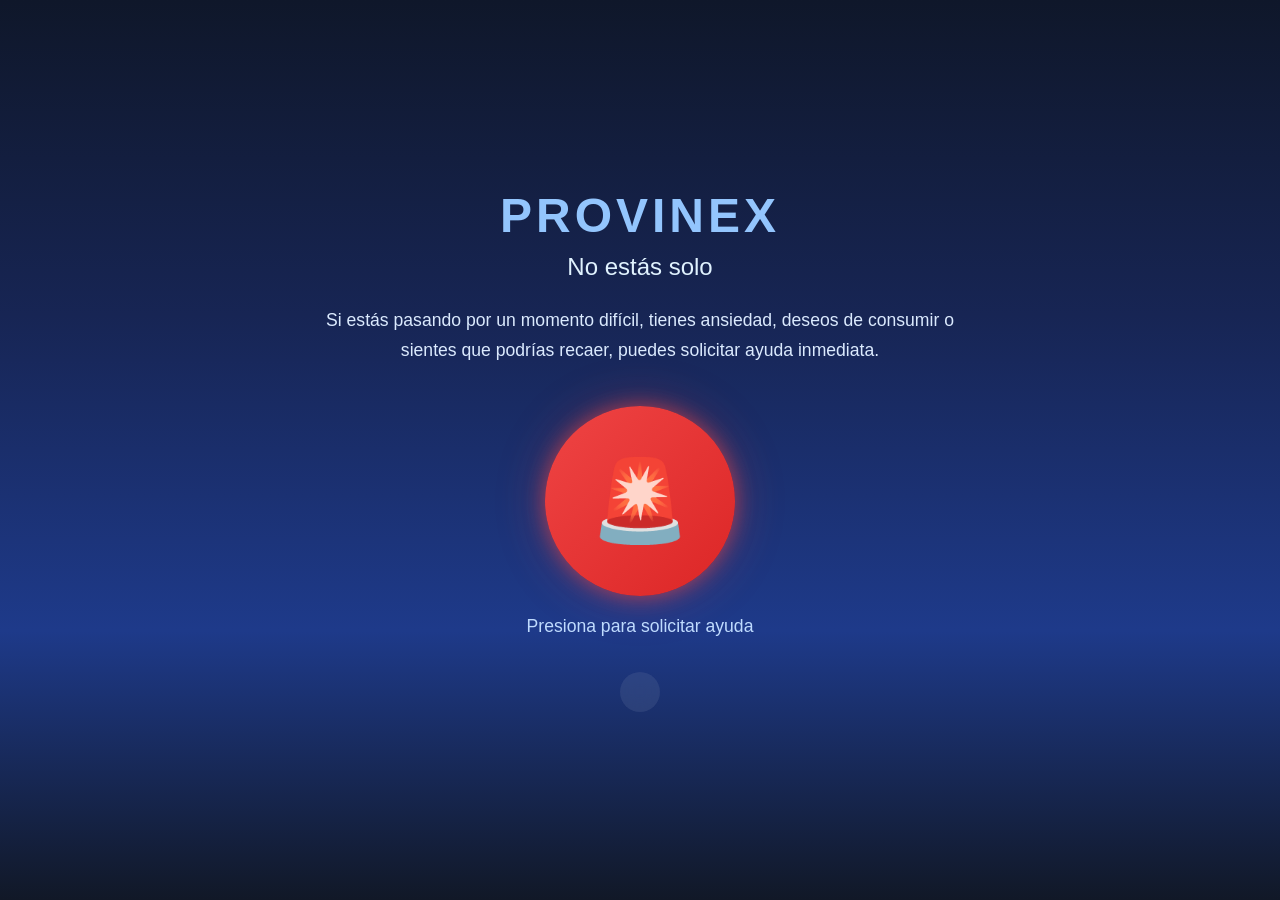
<file: index.html>
<!DOCTYPE html>
<html lang="es">
<head>
    <meta charset="UTF-8">
    <meta name="viewport" content="width=device-width, initial-scale=1.0">
    <title>Provinex</title>
    <link rel="stylesheet" href="/css/style.css">
</head>
<body>

    <h1>PROVINEX</h1>

    <h2>No estás solo</h2>

    <p class="mensaje">
        Si estás pasando por un momento difícil, tienes ansiedad,
        deseos de consumir o sientes que podrías recaer,
        puedes solicitar ayuda inmediata.
    </p>

    <button id="btnPanico" onclick="activarPanico()">
        🚨
    </button>

    <p class="textoBoton">
        Presiona para solicitar ayuda
    </p>

    <p id="estado"></p>

    <script>
        function activarPanico() {

            const fecha = new Date().toLocaleString();

            document.getElementById("estado").innerHTML =
                "✅ Tu solicitud de ayuda fue enviada.<br><br>" +
                "Mantente en un lugar seguro. Un contacto de apoyo será notificado.<br><br>" +
                "Hora del evento: " + fecha;

            document.getElementById("btnPanico").disabled = true;
        }
    </script>

</body>
</html>
</file>
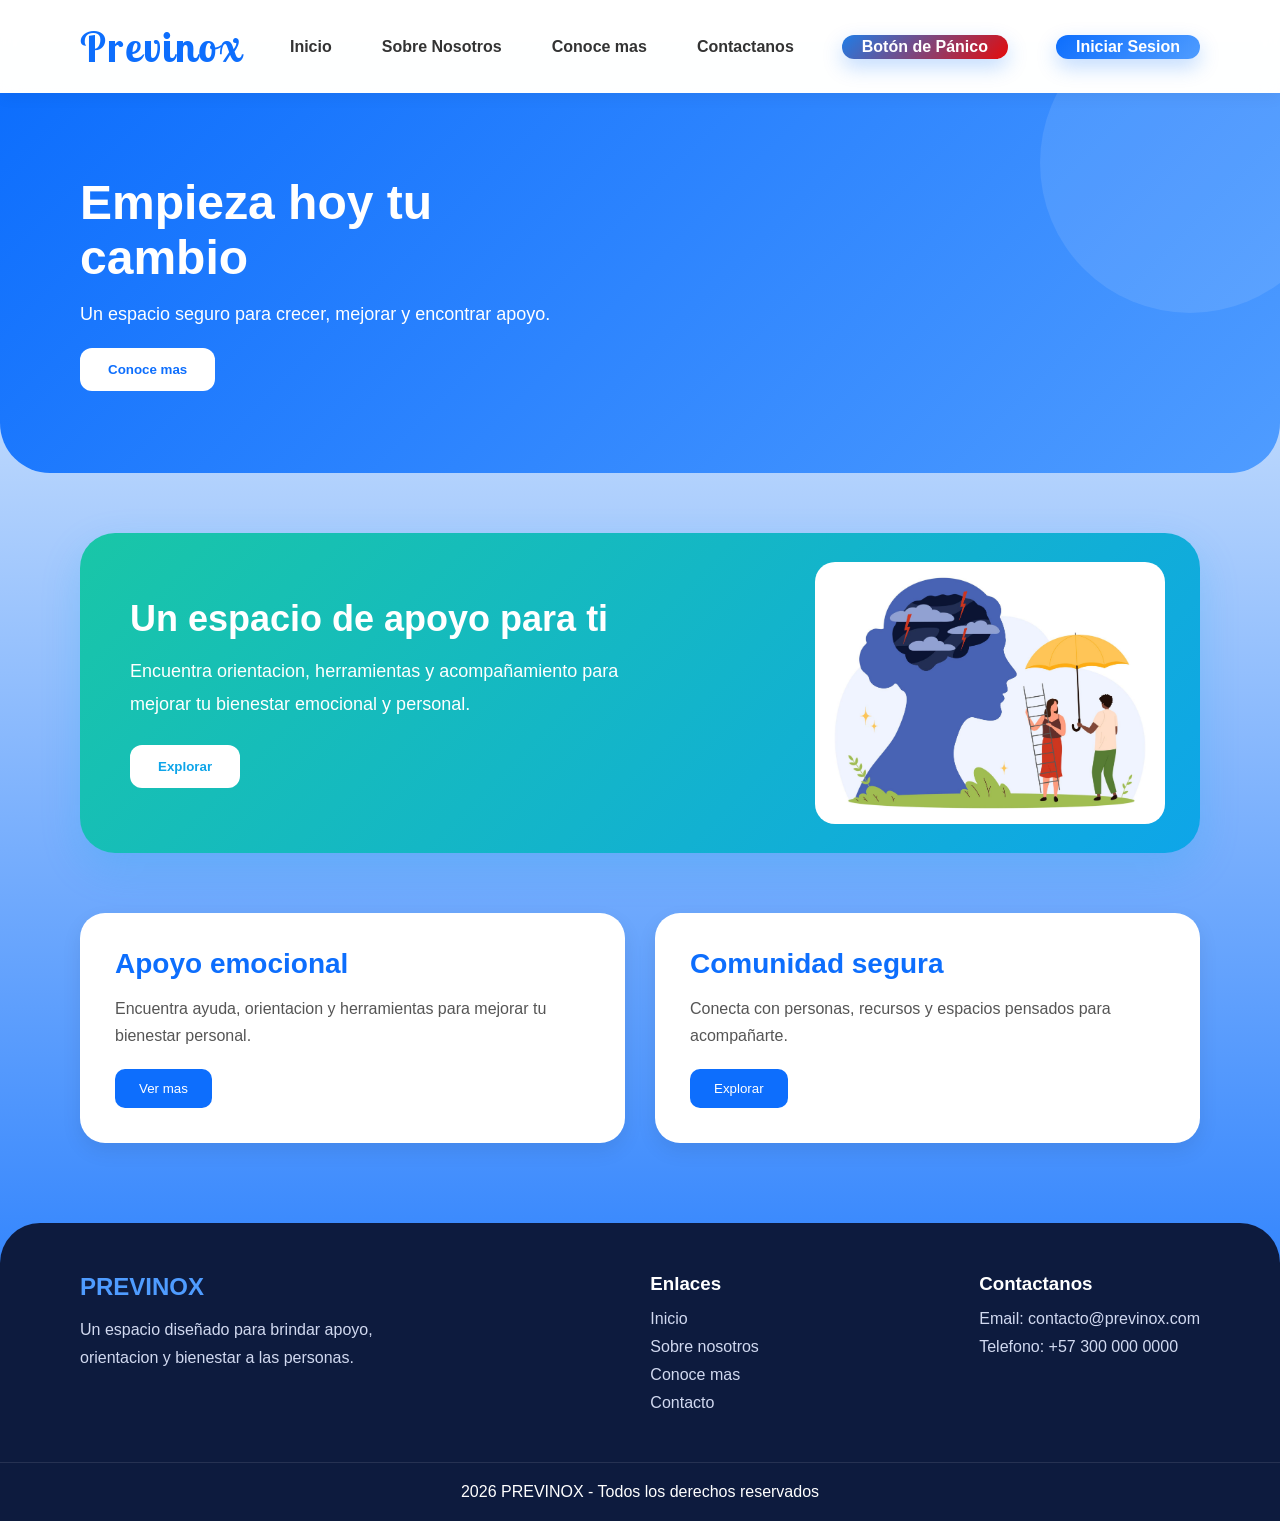
<file: Home/index.html>
<!DOCTYPE html>
<html lang="en">
<head>
    <meta charset="UTF-8">
    <meta name="viewport" content="width=device-width, initial-scale=1.0">
    <link rel="stylesheet" href="CSS/style.css">
    <title>Previnox</title>

    <link rel="preconnect" href="https://fonts.googleapis.com">
    <link rel="preconnect" href="https://fonts.gstatic.com" crossorigin>

    <link href="https://fonts.googleapis.com/css2?family=Lobster+Two:wght@400;700&display=swap" rel="stylesheet">
</head>
<body>
    <header class="header">

        <div class="logo">

            <h1>Previnox</h1>

        </div>

        <nav class="menu">
            <a href="#">Inicio</a>
            <a href="#">Sobre Nosotros</a>
            <a href="#">Conoce mas</a>
            <a href="#">Contactanos</a>
        </nav>

         <div class="panico-boton">
            <a href="boton-panico.html">
                <button>Botón de Pánico</button>
             </a>
         </div>

        <div class="login-btn">
            <button>Iniciar Sesion</button>
        </div>

    </header>
<section class="hero">

    <div class="hero-text">
        <h2>Empieza hoy tu cambio</h2>
        <p>
            Un espacio seguro para crecer, mejorar y encontrar apoyo.
        </p>

        <button>Conoce mas</button>
    </div>

</section>
<!-- Card Principal -->

<section class="support-section">

    <div class="support-card">

        <div class="support-text">
            <h2>Un espacio de apoyo para ti</h2>

            <p>
                Encuentra orientacion, herramientas y acompañamiento
                para mejorar tu bienestar emocional y personal.
            </p>

            <button>Explorar</button>
        </div>

        <div class="support-image">
            <div class="image-placeholder">
                <img src="Img/Imagen_Cards.jpg" alt="Apoyo Emocional">
            </div>
        </div>

    </div>

</section>
<!-- Tarjetas Inferiores -->

<section class="info-section">

    <!-- Card 1 -->
    <div class="info-card">

        <div class="card-text">
            <h3>Apoyo emocional</h3>

            <p>
                Encuentra ayuda, orientacion y herramientas para
                mejorar tu bienestar personal.
            </p>

            <button>Ver mas</button>
        </div>

    </div>

    <!-- Card 2 -->
    <div class="info-card">

        <div class="card-text">
            <h3>Comunidad segura</h3>

            <p>
                Conecta con personas, recursos y espacios
                pensados para acompañarte.
            </p>

            <button>Explorar</button>
        </div>

    </div>

</section>
<!-- Footer -->

<footer class="footer">

    <div class="footer-container">

        <!-- Logo / Informacion -->
        <div class="footer-info">
            <h2>PREVINOX</h2>

            <p>
                Un espacio diseñado para brindar apoyo,
                orientacion y bienestar a las personas.
            </p>
        </div>

        <!-- Navegacion -->
        <div class="footer-links">
            <h3>Enlaces</h3>

            <a href="#">Inicio</a>
            <a href="#">Sobre nosotros</a>
            <a href="#">Conoce mas</a>
            <a href="#">Contacto</a>
        </div>

        <!-- Contacto -->
        <div class="footer-contact">
            <h3>Contactanos</h3>

            <p>Email: contacto@previnox.com</p>
            <p>Telefono: +57 300 000 0000</p>
        </div>

    </div>

    <div class="footer-bottom">
        <p> 2026 PREVINOX - Todos los derechos reservados</p>
    </div>

</footer>

<script src="Js/scrip.js"></script>

</body>
</html>
</file>
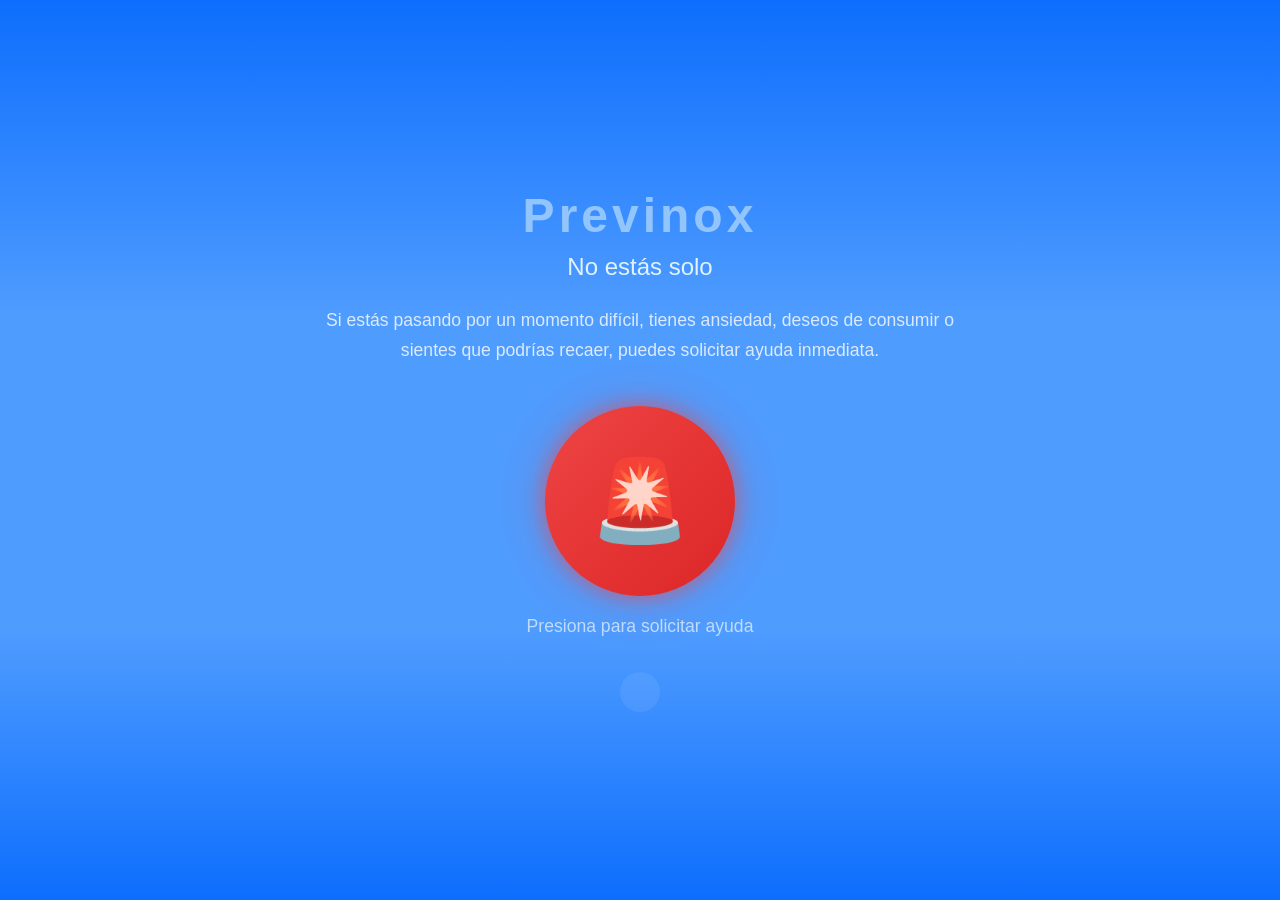
<file: Home/boton-panico.html>
<!DOCTYPE html>
<html lang="es">
<head>
    <meta charset="UTF-8">
    <meta name="viewport" content="width=device-width, initial-scale=1.0">
    <title>Provinex</title>
    <link rel="stylesheet" href="/css/boton-panico.css">
</head>
<body>

    <h1>Previnox</h1>

    <h2>No estás solo</h2>

    <p class="mensaje">
        Si estás pasando por un momento difícil, tienes ansiedad,
        deseos de consumir o sientes que podrías recaer,
        puedes solicitar ayuda inmediata.
    </p>

    <button id="btnPanico">🚨</button>

    <p class="textoBoton">
        Presiona para solicitar ayuda
    </p>

    <p id="estado"></p>
<script src="Js/scrip.js"></script>
</body>
</html>
</file>
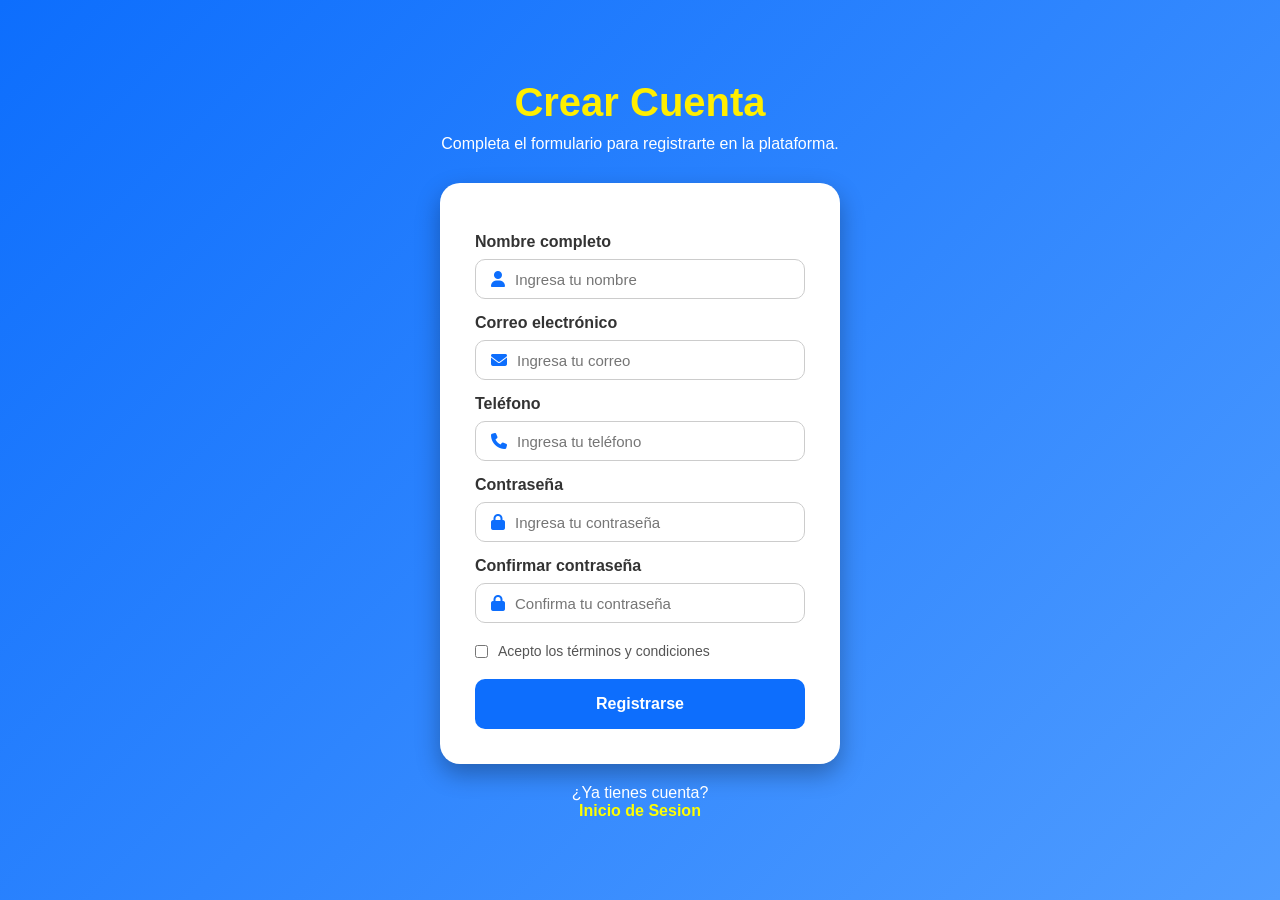
<file: Home/registro.html>
<!DOCTYPE html>
<html lang="es">
<head>
    <meta charset="UTF-8">
    <meta name="viewport" content="width=device-width, initial-scale=1.0">
    <title>Formulario de Registro</title>

    <link rel="stylesheet" href="CSS/registro.css">
    <link rel="stylesheet" href="https://cdnjs.cloudflare.com/ajax/libs/font-awesome/6.5.1/css/all.min.css">
</head>

<body>

    <h1>Crear Cuenta</h1>

    <p class="texto">
        Completa el formulario para registrarte en la plataforma.
    </p>
    <form>
        <label>Nombre completo</label>

        <section>
            <i class="fa-solid fa-user"></i>
            <input type="text" placeholder="Ingresa tu nombre" required>
        </section>
        <label>Correo electrónico</label>

        <section>
            <i class="fa-solid fa-envelope"></i>
            <input type="email" placeholder="Ingresa tu correo" required>
        </section>
        <label>Teléfono</label>

        <section>
            <i class="fa-solid fa-phone"></i>
            <input type="tel" placeholder="Ingresa tu teléfono">
        </section>
        <label>Contraseña</label>

        <section>
            <i class="fa-solid fa-lock"></i>
            <input type="password" placeholder="Ingresa tu contraseña" required>
        </section>
        <label>Confirmar contraseña</label>

        <section>
            <i class="fa-solid fa-lock"></i>
            <input type="password" placeholder="Confirma tu contraseña" required>
        </section>
        <article>
            <input type="checkbox" required>
            <span>Acepto los términos y condiciones</span>
        </article>
        <button type="submit">
            Registrarse
        </button>

    </form>

    <footer>
        ¿Ya tienes cuenta?
            <a href="inicio-sesion.html">
                <p>Inicio de Sesion</p>
             </a>
    </footer>

</body>
</html>
</file>
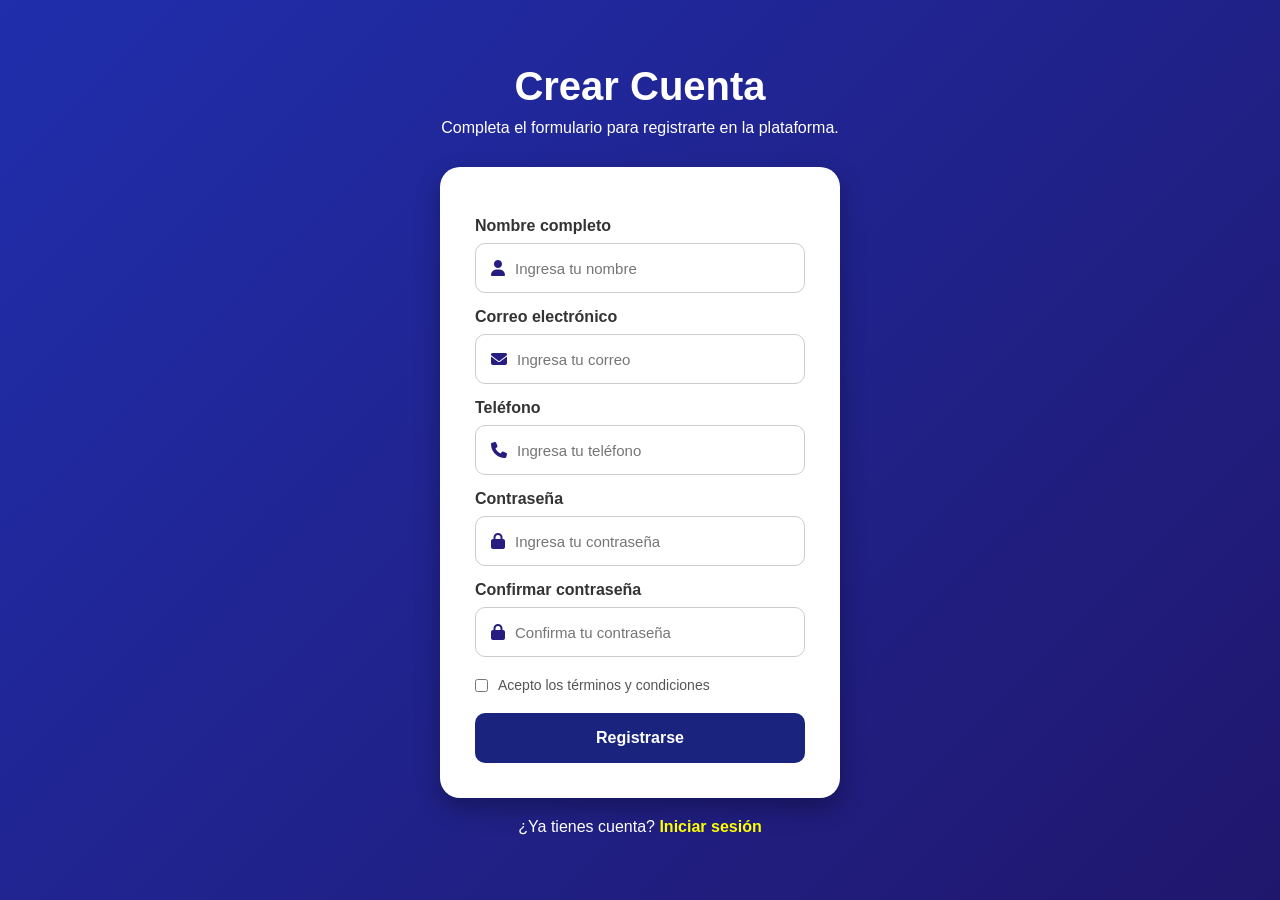
<file: proyecto/registro.html>
<!DOCTYPE html>
<html lang="es">
<head>
    <meta charset="UTF-8">
    <meta name="viewport" content="width=device-width, initial-scale=1.0">
    <title>Formulario de Registro</title>

    <link rel="stylesheet" href="style.css">
    <link rel="stylesheet" href="https://cdnjs.cloudflare.com/ajax/libs/font-awesome/6.5.1/css/all.min.css">
</head>

<body>

    <h1>Crear Cuenta</h1>

    <p class="texto">
        Completa el formulario para registrarte en la plataforma.
    </p>
    <form>
        <label>Nombre completo</label>

        <section>
            <i class="fa-solid fa-user"></i>
            <input type="text" placeholder="Ingresa tu nombre" required>
        </section>
        <label>Correo electrónico</label>

        <section>
            <i class="fa-solid fa-envelope"></i>
            <input type="email" placeholder="Ingresa tu correo" required>
        </section>
        <label>Teléfono</label>

        <section>
            <i class="fa-solid fa-phone"></i>
            <input type="tel" placeholder="Ingresa tu teléfono">
        </section>
        <label>Contraseña</label>

        <section>
            <i class="fa-solid fa-lock"></i>
            <input type="password" placeholder="Ingresa tu contraseña" required>
        </section>
        <label>Confirmar contraseña</label>

        <section>
            <i class="fa-solid fa-lock"></i>
            <input type="password" placeholder="Confirma tu contraseña" required>
        </section>
        <article>
            <input type="checkbox" required>
            <span>Acepto los términos y condiciones</span>
        </article>
        <button type="submit">
            Registrarse
        </button>

    </form>

    <footer>
        ¿Ya tienes cuenta?
        <a href="#">Iniciar sesión</a>
    </footer>

</body>
</html>
</file>
<file: css/style.css>
*{
    margin:0;
    padding:0;
    box-sizing:border-box;
}

body{
    min-height:100vh;
    display:flex;
    flex-direction:column;
    justify-content:center;
    align-items:center;
    text-align:center;
    font-family:'Segoe UI', sans-serif;
    color:white;

    background:
    linear-gradient(
        180deg,
        #0f172a 0%,
        #172554 35%,
        #1e3a8a 70%,
        #111827 100%
    );
}

h1{
    font-size:3rem;
    letter-spacing:4px;
    color:#93c5fd;
    margin-bottom:10px;
}

h2{
    color:#e0f2fe;
    margin-bottom:25px;
    font-weight:400;
}

.mensaje{
    width:80%;
    max-width:650px;
    font-size:1.1rem;
    line-height:1.7;
    color:#dbeafe;
    margin-bottom:40px;
}

#btnPanico{
    width:190px;
    height:190px;
    border:none;
    border-radius:50%;
    cursor:pointer;

    background:linear-gradient(
        135deg,
        #ef4444,
        #dc2626
    );

    font-size:80px;
    color:white;

    box-shadow:
    0 0 20px rgba(239,68,68,.6),
    0 0 50px rgba(239,68,68,.3);

    transition:all .3s ease;
}

#btnPanico:hover{
    transform:scale(1.08);
}

#btnPanico:active{
    transform:scale(.95);
}

#btnPanico:disabled{
    background:linear-gradient(
        135deg,
        #22c55e,
        #16a34a
    );
}

.textoBoton{
    margin-top:20px;
    font-size:1.1rem;
    color:#bfdbfe;
}

#estado{
    margin-top:35px;
    max-width:650px;
    background:rgba(255,255,255,0.08);
    backdrop-filter:blur(8px);
    padding:20px;
    border-radius:20px;
    line-height:1.7;
    color:#f8fafc;
}
</file>
<file: Home/CSS/style.css>
*{
    margin: 0%;
    padding: 0%;
    box-sizing: border-box;
}
body{
    font-family: Arial, sans-serif;
    background: linear-gradient(
        to bottom,
        #fdfffd,
        #0d6efd
    );

    min-height: 100vh;
}
.header{
    display: flex;
    justify-content: space-between;
    align-items: center;

    padding: 20px 80px;

    background: rgba(255,255,255,0.9);

    backdrop-filter: blur(10px);

    position: sticky;
    top: 0;

    z-index: 1000;

    box-shadow: 0 4px 15px rgba(0,0,0,0.05);
}
.logo h1{
    font-family: 'Lobster Two', cursive;

    color: #0d6efd;

    font-size: 42px;

    letter-spacing: 2px;

    transition: 0.3s;
}

.menu{
    display: flex;
    gap: 50px;
}
.menu a{
    text-decoration: none;
    color: #333;
    font-weight: 700;
    transition: 0.3s;

}
.menu a:hover{
    color: #0d6efd;

}
.login-btn button{
    
    background: linear-gradient(
        135deg,
        #0d6efd,
        #4f9cff
    );

    color: rgb(255, 255, 255);
    border: none;

    padding: 3px 20px;

    border-radius: 15px;

    font-size: 16px;
    font-weight: 600;

    cursor: pointer;

    box-shadow:
    0 8px 20px rgba(13,110,253,0.25);

    transition: all 0.3s ease;
}

.login-btn button:hover{
    transform: translateY(-3px);

    box-shadow:
    0 12px 25px rgba(8, 197, 255, 0.35);
}
.panico-boton button{
     background: linear-gradient(
        135deg,
        #1f7de7,
        #e40b0b
    );

    color: rgb(255, 255, 255);
    border: none;

    padding: 3px 20px;

    border-radius: 15px;

    font-size: 16px;
    font-weight: 600;

    cursor: pointer;

    box-shadow:
    0 8px 20px rgba(13,110,253,0.25);

    transition: all 0.3s ease;
}
.panico-boton button:hover{
    transform: translateY(-3px);
    box-shadow: rgb(252, 40, 2);
}

/* H */

.hero{
    height: 380px;

    display: flex;
    align-items: center;

    padding: 0 80px;

    background:
    linear-gradient(
        135deg,
        #0d6efd,
        #4f9cff
    );

    border-radius: 0 0 50px 50px;

    position: relative;
    overflow: hidden;
}
.hero::before{
    content: "";

    position: absolute;

    width: 300px;
    height: 300px;

    background: rgba(255,255,255,0.1);

    border-radius: 50%;

    top: -80px;
    right: -60px;
}


.hero-text{
    color: white;
    max-width: 500px;
}

.hero-text h2{
    font-size: 48px;
    margin-bottom: 15px;
}

.hero-text p{
    font-size: 18px;
    margin-bottom: 20px;
    line-height: 1.6;
}

.hero-text button{
    background: white;
    color: #0d6efd;

    border: none;
    padding: 14px 28px;

    border-radius: 12px;
    font-weight: bold;

    cursor: pointer;
    transition: 0.3s;
}

.hero-text button:hover{
    transform: translateY(-3px);
}
/* Seccion Card */

.support-section{
    padding: 60px 80px;
}

/* IMAGEN */

.support-image img{
    width: 350px;

    border-radius: 20px;

    object-fit: cover;

    transition: 0.3s;
}
/* Card */
.support-card{
    display: flex;
    justify-content: space-between;
    align-items: center;

    padding: 50px;

    border-radius: 35px;

    background:
    linear-gradient(
        135deg,
        #19c6a7,
        #0ea5e9
    );

    box-shadow:
    0 15px 40px rgba(14,165,233,0.2);

    transition: 0.4s;
}
.support-card:hover{
    transform: translateY(-6px);
}

/* Texto */

.support-text{
    width: 50%;
    color: white;
}

.support-text h2{
    font-size: 36px;
    margin-bottom: 15px;
}

.support-text p{
    line-height: 1.8;
    margin-bottom: 25px;
    font-size: 18px;
}

/* Boton */

.support-text button{
    background: white;
    color: #0ea5e9;

    border: none;
    padding: 14px 28px;

    border-radius: 12px;
    font-weight: bold;
    cursor: pointer;

    transition: 0.3s;
}

.support-text button:hover{
    transform: scale(1.05);
}

/* Imagen Temporal */

.image-placeholder{
    width: 320px;
    height: 220px;

    background: rgba(255,255,255,0.25);

    border: 2px dashed white;
    border-radius: 20px;

    display: flex;
    justify-content: center;
    align-items: center;

    color: white;
    font-size: 22px;
    font-weight: bold;
}
/* Tarjetas Inferiores */

.info-section{
    display: flex;
    gap: 30px;

    padding: 0 80px 80px;
}

/* Card */

.info-card{
    flex: 1;

    background: white;

    border-radius: 25px;
    padding: 35px;

    box-shadow: 0px 8px 20px rgba(0,0,0,0.08);

    transition: 0.3s;
}

.info-card:hover{
    transform: translateY(-8px);
}

/* Txto */

.card-text h3{
    font-size: 28px;
    margin-bottom: 15px;

    color: #0d6efd;
}

.card-text p{
    color: #555;
    line-height: 1.7;

    margin-bottom: 20px;
}

/* Boton */

.card-text button{
    background: #0d6efd;
    color: white;

    border: none;
    padding: 12px 24px;

    border-radius: 10px;
    cursor: pointer;

    transition: 0.3s;
}

.card-text button:hover{
    background: #0957d0;
}
/* Footer */

.footer{
    background: #0d1b3e;
    color: white;

    padding-top: 50px;

    border-radius: 40px 40px 0 0;
}

/* Contenedor */

.footer-container{
    display: flex;
    justify-content: space-between;
    gap: 40px;

    padding: 0 80px 40px;
}

/* Info */

.footer-info{
    max-width: 350px;
}

.footer-info h2{
    margin-bottom: 15px;
    color: #4f9cff;
}

.footer-info p{
    line-height: 1.7;
    color: #d1d9f0;
}

/* Links */

.footer-links{
    display: flex;
    flex-direction: column;
}

.footer-links h3{
    margin-bottom: 15px;
}

.footer-links a{
    text-decoration: none;
    color: #d1d9f0;

    margin-bottom: 10px;

    transition: 0.3s;
}

.footer-links a:hover{
    color: white;
    transform: translateX(5px);
}

/* Contacto */

.footer-contact h3{
    margin-bottom: 15px;
}

.footer-contact p{
    margin-bottom: 10px;
    color: #d1d9f0;
}

/*  Parte Final */

.footer-bottom{
    text-align: center;

    border-top: 1px solid rgba(255,255,255,0.1);

    padding: 20px;
}
</file>
<file: css/boton-panico.css>
*{
    margin:0;
    padding:0;
    box-sizing:border-box;
}

body{
    min-height:100vh;
    display:flex;
    flex-direction:column;
    justify-content:center;
    align-items:center;
    text-align:center;
    font-family: Verdana, Geneva, Tahoma, sans-serif;
    color:white;

    background:
    linear-gradient(
        180deg,
        #0d6efd 0%,
        #4f9cff 35%,
        #4f9cff 70%,
        #0d6efd 100%
    );
}

h1{
    font-size:3rem;
    letter-spacing:4px;
    color:#93c5fd;
    margin-bottom:10px;
}

h2{
    color:#e0f2fe;
    margin-bottom:25px;
    font-weight:400;
}

.mensaje{
    width:80%;
    max-width:650px;
    font-size:1.1rem;
    line-height:1.7;
    color:#dbeafe;
    margin-bottom:40px;
}

#btnPanico{
    width:190px;
    height:190px;
    border:none;
    border-radius:50%;
    cursor:pointer;

    background:linear-gradient(
        135deg,
        #ef4444,
        #dc2626
    );

    font-size:80px;
    color:white;

    box-shadow:
    0 0 20px rgba(239,68,68,.6),
    0 0 50px rgba(239,68,68,.3);

    transition:all .3s ease;
}

#btnPanico:hover{
    transform:scale(1.08);
}

#btnPanico:active{
    transform:scale(.95);
}

#btnPanico:disabled{
    background:linear-gradient(
        135deg,
        #22c55e,
        #16a34a
    );
}

.textoBoton{
    margin-top:20px;
    font-size:1.1rem;
    color:#bfdbfe;
}

#estado{
    margin-top:35px;
    max-width:650px;
    background:rgba(255,255,255,0.08);
    backdrop-filter:blur(8px);
    padding:20px;
    border-radius:20px;
    line-height:1.7;
    color:#f8fafc;
}
</file>
<file: Home/CSS/registro.css>
*{
    margin: 0;
    padding: 0;
    box-sizing: border-box;
    font-family: Verdana, Geneva, Tahoma, sans-serif;
}

body{
    background: linear-gradient(
        135deg,
        #0d6efd,
        #4f9cff
    );

    min-height: 100vh;

    display: flex;
    flex-direction: column;
    justify-content: center;
    align-items: center;

    padding: 30px;
}

h1{
    color: rgb(255, 238, 0);
    font-size: 40px;
    margin-bottom: 10px;
}

.texto{
    color: white;
    margin-bottom: 30px;
    text-align: center;
}

form{
    background: white;

    width: 400px;

    padding: 35px;

    border-radius: 20px;

    box-shadow: 0px 10px 25px rgba(0,0,0,0.3);
}

label{
    display: block;
    margin-bottom: 8px;
    margin-top: 15px;

    font-weight: bold;
    color: #333;
}

section{
    width: 100%;
    height: 40px;

    border: 1px solid #ccc;
    border-radius: 10px;

    display: flex;
    align-items: center;

    padding: 0 15px;
}

section i{
    color: #0d6efd;
    margin-right: 10px;
}

section input{
    width: 100%;
    border: none;
    outline: none;
    font-size: 15px;
}

article{
    display: flex;
    align-items: center;

    margin-top: 20px;
    margin-bottom: 20px;

    gap: 10px;
}

article span{
    font-size: 14px;
    color: #555;
}

button{
    width: 100%;
    height: 50px;

    border: none;
    border-radius: 10px;

    background: #0d6efd;
    color: rgb(255, 255, 255);

    font-size: 16px;
    font-weight: bold;

    cursor: pointer;

    transition: 0.3s;
}

button:hover{
    background: #19187e;
}

footer{
    margin-top: 20px;
    color: white;
    text-decoration: none;
}

footer p{
    color: yellow;
   text-align: center;
    font-weight: bold;
    text-decoration: none;
   
}
footer a{
    text-decoration: none;
}
</file>
<file: proyecto/style.css>
*{
    margin: 0;
    padding: 0;
    box-sizing: border-box;
    font-family: Arial, Helvetica, sans-serif;
}

body{
    background: linear-gradient(135deg, #202eac, #20176d);

    min-height: 100vh;

    display: flex;
    flex-direction: column;
    justify-content: center;
    align-items: center;

    padding: 30px;
}

h1{
    color: white;
    font-size: 40px;
    margin-bottom: 10px;
}

.texto{
    color: white;
    margin-bottom: 30px;
    text-align: center;
}

form{
    background: white;

    width: 400px;

    padding: 35px;

    border-radius: 20px;

    box-shadow: 0px 10px 25px rgba(0,0,0,0.3);
}

label{
    display: block;
    margin-bottom: 8px;
    margin-top: 15px;

    font-weight: bold;
    color: #333;
}

section{
    width: 100%;
    height: 50px;

    border: 1px solid #ccc;
    border-radius: 10px;

    display: flex;
    align-items: center;

    padding: 0 15px;
}

section i{
    color: #271d80;
    margin-right: 10px;
}

section input{
    width: 100%;
    border: none;
    outline: none;
    font-size: 15px;
}

article{
    display: flex;
    align-items: center;

    margin-top: 20px;
    margin-bottom: 20px;

    gap: 10px;
}

article span{
    font-size: 14px;
    color: #555;
}

button{
    width: 100%;
    height: 50px;

    border: none;
    border-radius: 10px;

    background: #1a247e;
    color: white;

    font-size: 16px;
    font-weight: bold;

    cursor: pointer;

    transition: 0.3s;
}

button:hover{
    background: #19187e;
}

footer{
    margin-top: 20px;
    color: white;
}

footer a{
    color: yellow;
    text-decoration: none;
    font-weight: bold;
}
</file>
